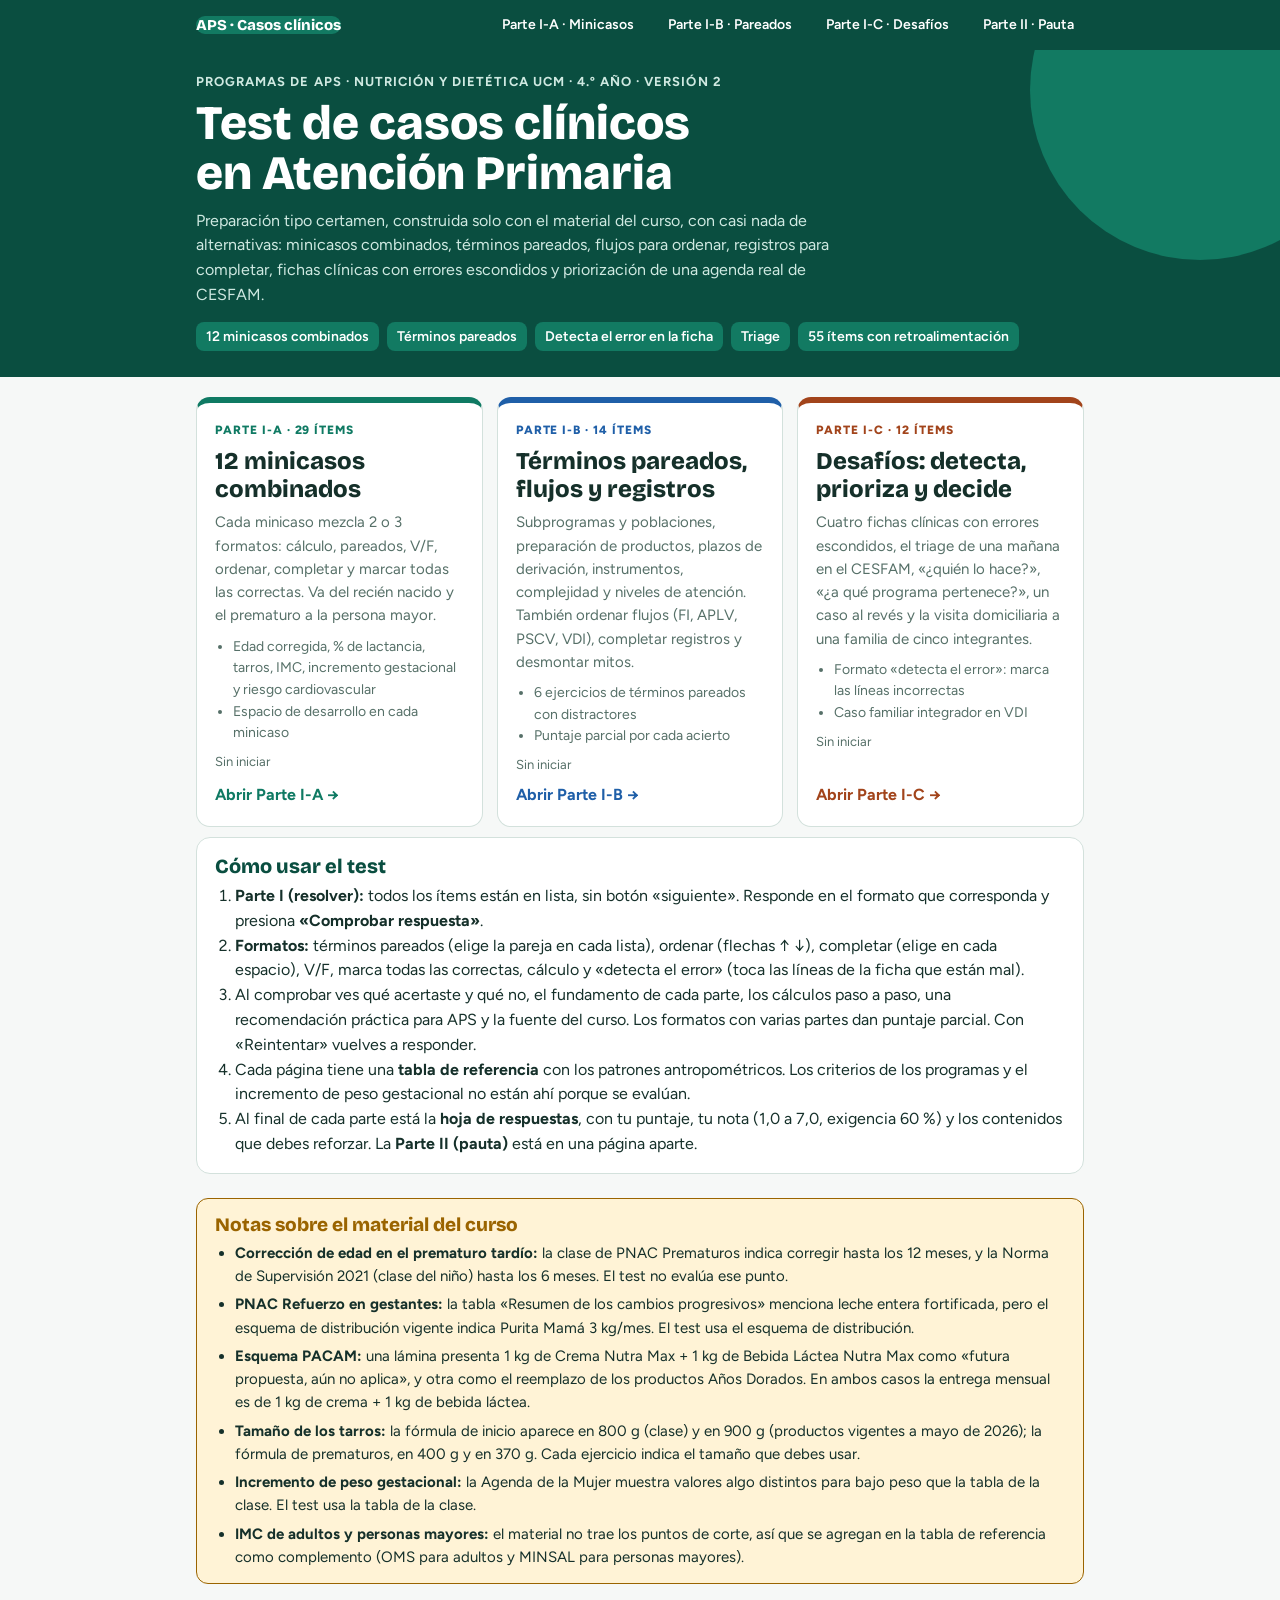
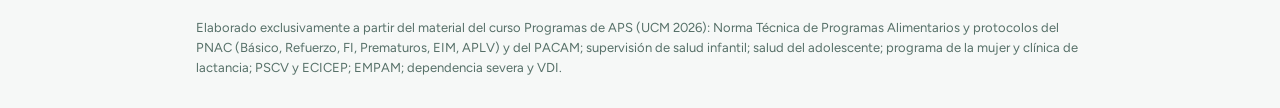
<file: index.html>
<!doctype html>
<html lang="es">
<head>
<meta charset="utf-8">
<meta name="viewport" content="width=device-width, initial-scale=1, viewport-fit=cover">
<title>Test APS · Casos clínicos</title>
<link rel="stylesheet" href="https://fonts.googleapis.com/css2?family=Bricolage+Grotesque:opsz,wght@12..96,600;12..96,800&family=Figtree:wght@400;500;600;700&display=swap">
<link rel="stylesheet" href="assets/quiz.css?v=2">
</head>
<body class="m1">
<nav class="topnav" aria-label="Módulos"><div class="wrap">
<a class="brand" href="index.html" aria-current="page">APS · Casos clínicos</a>
<a href="test1.html">Parte I-A · Minicasos</a>
<a href="test2.html">Parte I-B · Pareados</a>
<a href="test3.html">Parte I-C · Desafíos</a>
<a href="pauta.html">Parte II · Pauta</a>
</div></nav>
<header class="hero"><div class="wrap">
<div class="kicker">Programas de APS · Nutrición y Dietética UCM · 4.º año · Versión 2</div>
<h1>Test de casos clínicos en Atención Primaria</h1>
<p>Preparación tipo certamen, construida solo con el material del curso, con casi nada de alternativas: minicasos combinados, términos pareados, flujos para ordenar, registros para completar, fichas clínicas con errores escondidos y priorización de una agenda real de CESFAM.</p>
<div class="chips"><span>12 minicasos combinados</span><span>Términos pareados</span><span>Detecta el error en la ficha</span><span>Triage</span><span>55 ítems con retroalimentación</span></div>
</div></header>
<div class="wrap">
<section class="cards" aria-label="Partes del test">
<a class="card" href="test1.html" style="--c:#0f7a63">
<span class="mk">Parte I-A · 29 ítems</span>
<h2>12 minicasos combinados</h2>
<p>Cada minicaso mezcla 2 o 3 formatos: cálculo, pareados, V/F, ordenar, completar y marcar todas las correctas. Va del recién nacido y el prematuro a la persona mayor.</p>
<ul><li>Edad corregida, % de lactancia, tarros, IMC, incremento gestacional y riesgo cardiovascular</li><li>Espacio de desarrollo en cada minicaso</li></ul>
<span class="prog" data-k="t1" data-n="29"></span>
<span class="go">Abrir Parte I-A →</span>
</a>
<a class="card" href="test2.html" style="--c:#1f5fa8">
<span class="mk">Parte I-B · 14 ítems</span>
<h2>Términos pareados, flujos y registros</h2>
<p>Subprogramas y poblaciones, preparación de productos, plazos de derivación, instrumentos, complejidad y niveles de atención. También ordenar flujos (FI, APLV, PSCV, VDI), completar registros y desmontar mitos.</p>
<ul><li>6 ejercicios de términos pareados con distractores</li><li>Puntaje parcial por cada acierto</li></ul>
<span class="prog" data-k="t2" data-n="14"></span>
<span class="go">Abrir Parte I-B →</span>
</a>
<a class="card" href="test3.html" style="--c:#a2441b">
<span class="mk">Parte I-C · 12 ítems</span>
<h2>Desafíos: detecta, prioriza y decide</h2>
<p>Cuatro fichas clínicas con errores escondidos, el triage de una mañana en el CESFAM, «¿quién lo hace?», «¿a qué programa pertenece?», un caso al revés y la visita domiciliaria a una familia de cinco integrantes.</p>
<ul><li>Formato «detecta el error»: marca las líneas incorrectas</li><li>Caso familiar integrador en VDI</li></ul>
<span class="prog" data-k="t3" data-n="12"></span>
<span class="go">Abrir Parte I-C →</span>
</a>
</section>
<section class="howto">
<h2>Cómo usar el test</h2>
<ol>
<li><b>Parte I (resolver):</b> todos los ítems están en lista, sin botón «siguiente». Responde en el formato que corresponda y presiona <b>«Comprobar respuesta»</b>.</li>
<li><b>Formatos:</b> términos pareados (elige la pareja en cada lista), ordenar (flechas ↑ ↓), completar (elige en cada espacio), V/F, marca todas las correctas, cálculo y «detecta el error» (toca las líneas de la ficha que están mal).</li>
<li>Al comprobar ves qué acertaste y qué no, el fundamento de cada parte, los cálculos paso a paso, una recomendación práctica para APS y la fuente del curso. Los formatos con varias partes dan puntaje parcial. Con «Reintentar» vuelves a responder.</li>
<li>Cada página tiene una <b>tabla de referencia</b> con los patrones antropométricos. Los criterios de los programas y el incremento de peso gestacional no están ahí porque se evalúan.</li>
<li>Al final de cada parte está la <b>hoja de respuestas</b>, con tu puntaje, tu nota (1,0 a 7,0, exigencia 60 %) y los contenidos que debes reforzar. La <b>Parte II (pauta)</b> está en una página aparte.</li>
</ol>
</section><section class="warnbox">
<h2>Notas sobre el material del curso</h2>
<ul>
<li><b>Corrección de edad en el prematuro tardío:</b> la clase de PNAC Prematuros indica corregir hasta los 12 meses, y la Norma de Supervisión 2021 (clase del niño) hasta los 6 meses. El test no evalúa ese punto.</li>
<li><b>PNAC Refuerzo en gestantes:</b> la tabla «Resumen de los cambios progresivos» menciona leche entera fortificada, pero el esquema de distribución vigente indica Purita Mamá 3 kg/mes. El test usa el esquema de distribución.</li>
<li><b>Esquema PACAM:</b> una lámina presenta 1 kg de Crema Nutra Max + 1 kg de Bebida Láctea Nutra Max como «futura propuesta, aún no aplica», y otra como el reemplazo de los productos Años Dorados. En ambos casos la entrega mensual es de 1 kg de crema + 1 kg de bebida láctea.</li>
<li><b>Tamaño de los tarros:</b> la fórmula de inicio aparece en 800 g (clase) y en 900 g (productos vigentes a mayo de 2026); la fórmula de prematuros, en 400 g y en 370 g. Cada ejercicio indica el tamaño que debes usar.</li>
<li><b>Incremento de peso gestacional:</b> la Agenda de la Mujer muestra valores algo distintos para bajo peso que la tabla de la clase. El test usa la tabla de la clase.</li>
<li><b>IMC de adultos y personas mayores:</b> el material no trae los puntos de corte, así que se agregan en la tabla de referencia como complemento (OMS para adultos y MINSAL para personas mayores).</li>
</ul>
</section>
<footer>Elaborado exclusivamente a partir del material del curso Programas de APS (UCM 2026): Norma Técnica de Programas Alimentarios y protocolos del PNAC (Básico, Refuerzo, FI, Prematuros, EIM, APLV) y del PACAM; supervisión de salud infantil; salud del adolescente; programa de la mujer y clínica de lactancia; PSCV y ECICEP; EMPAM; dependencia severa y VDI.</footer>
</div>
<script>
document.querySelectorAll(".prog").forEach(function (s) {
  var k = s.getAttribute("data-k"), tot = Number(s.getAttribute("data-n")), n = 0;
  try { var st = JSON.parse(localStorage.getItem("aps-casos-v2-" + k) || "{}"); n = Object.keys(st.chk || {}).length; } catch (e) {}
  s.textContent = n >= tot ? "Parte completa: revisa tu hoja de respuestas" : n ? "En curso: " + n + " de " + tot + " ítems comprobados" : "Sin iniciar";
});
</script>
</body>
</html>
</file>
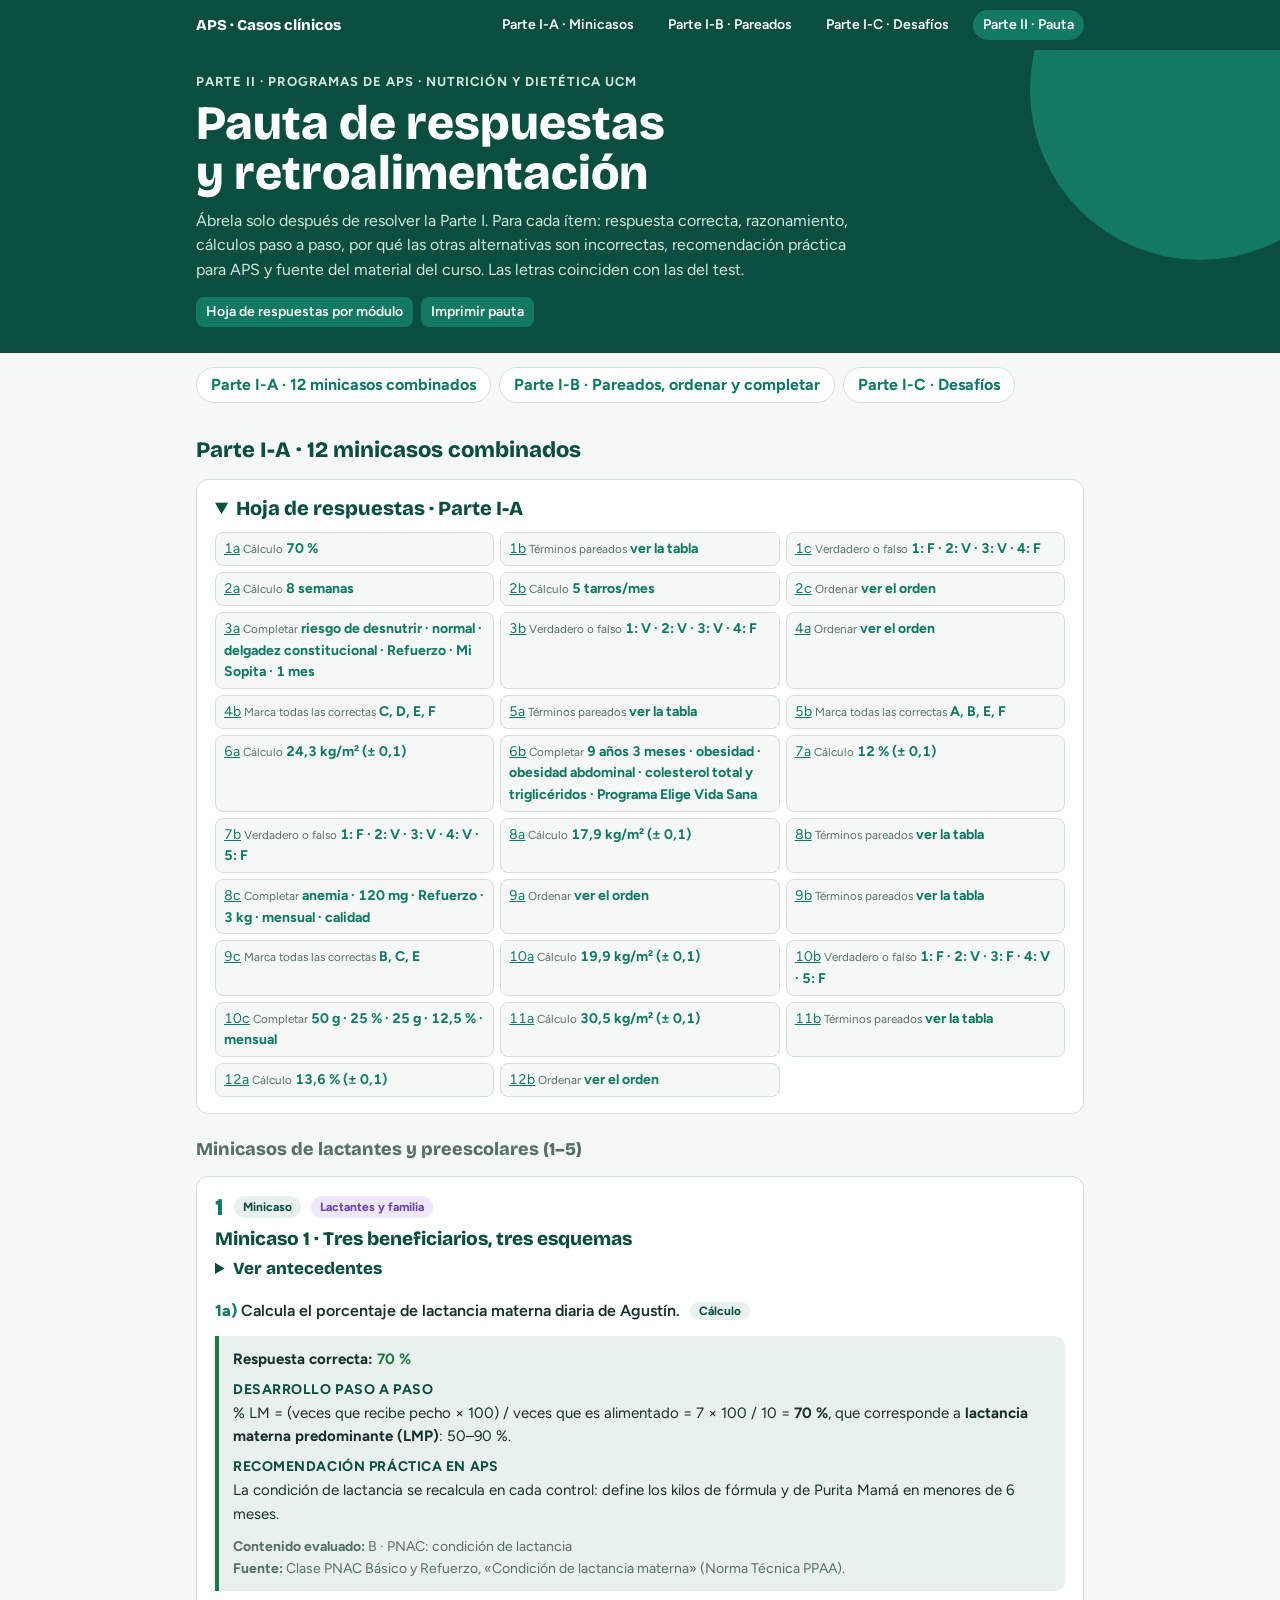
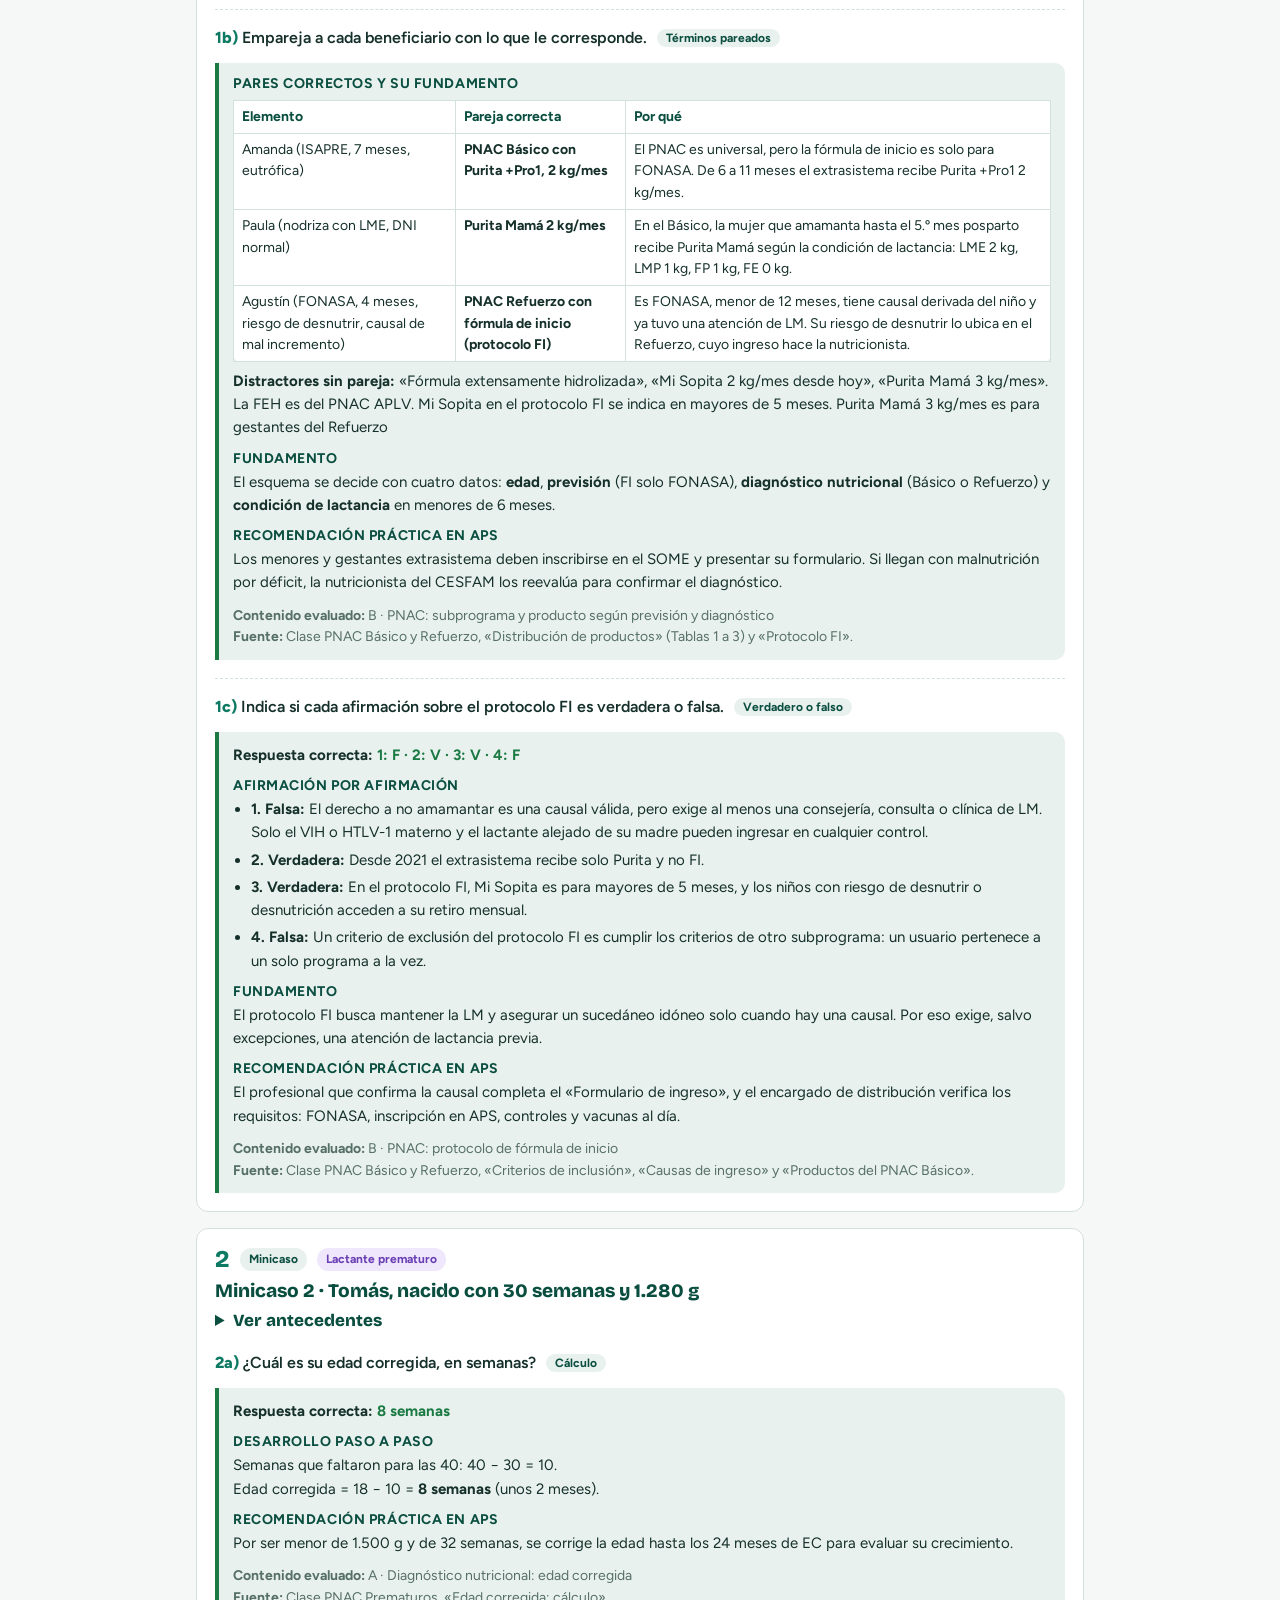
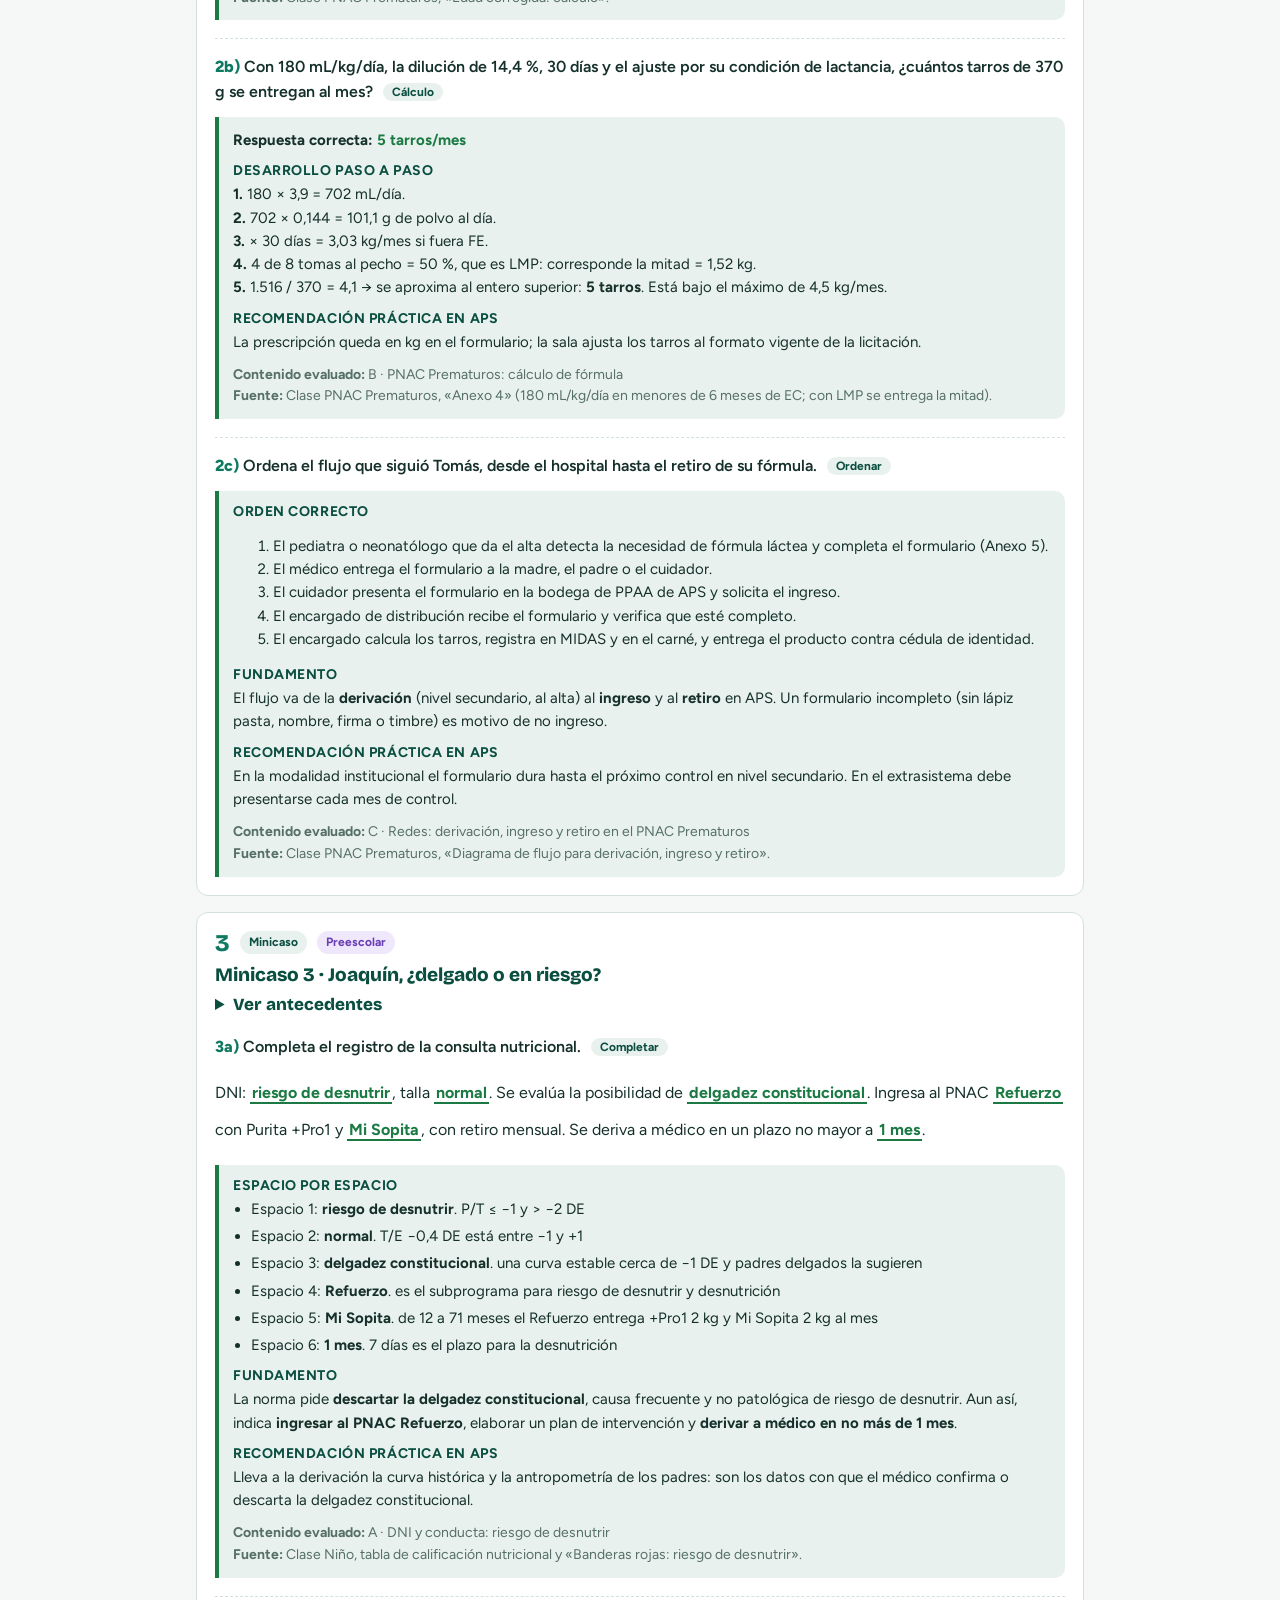
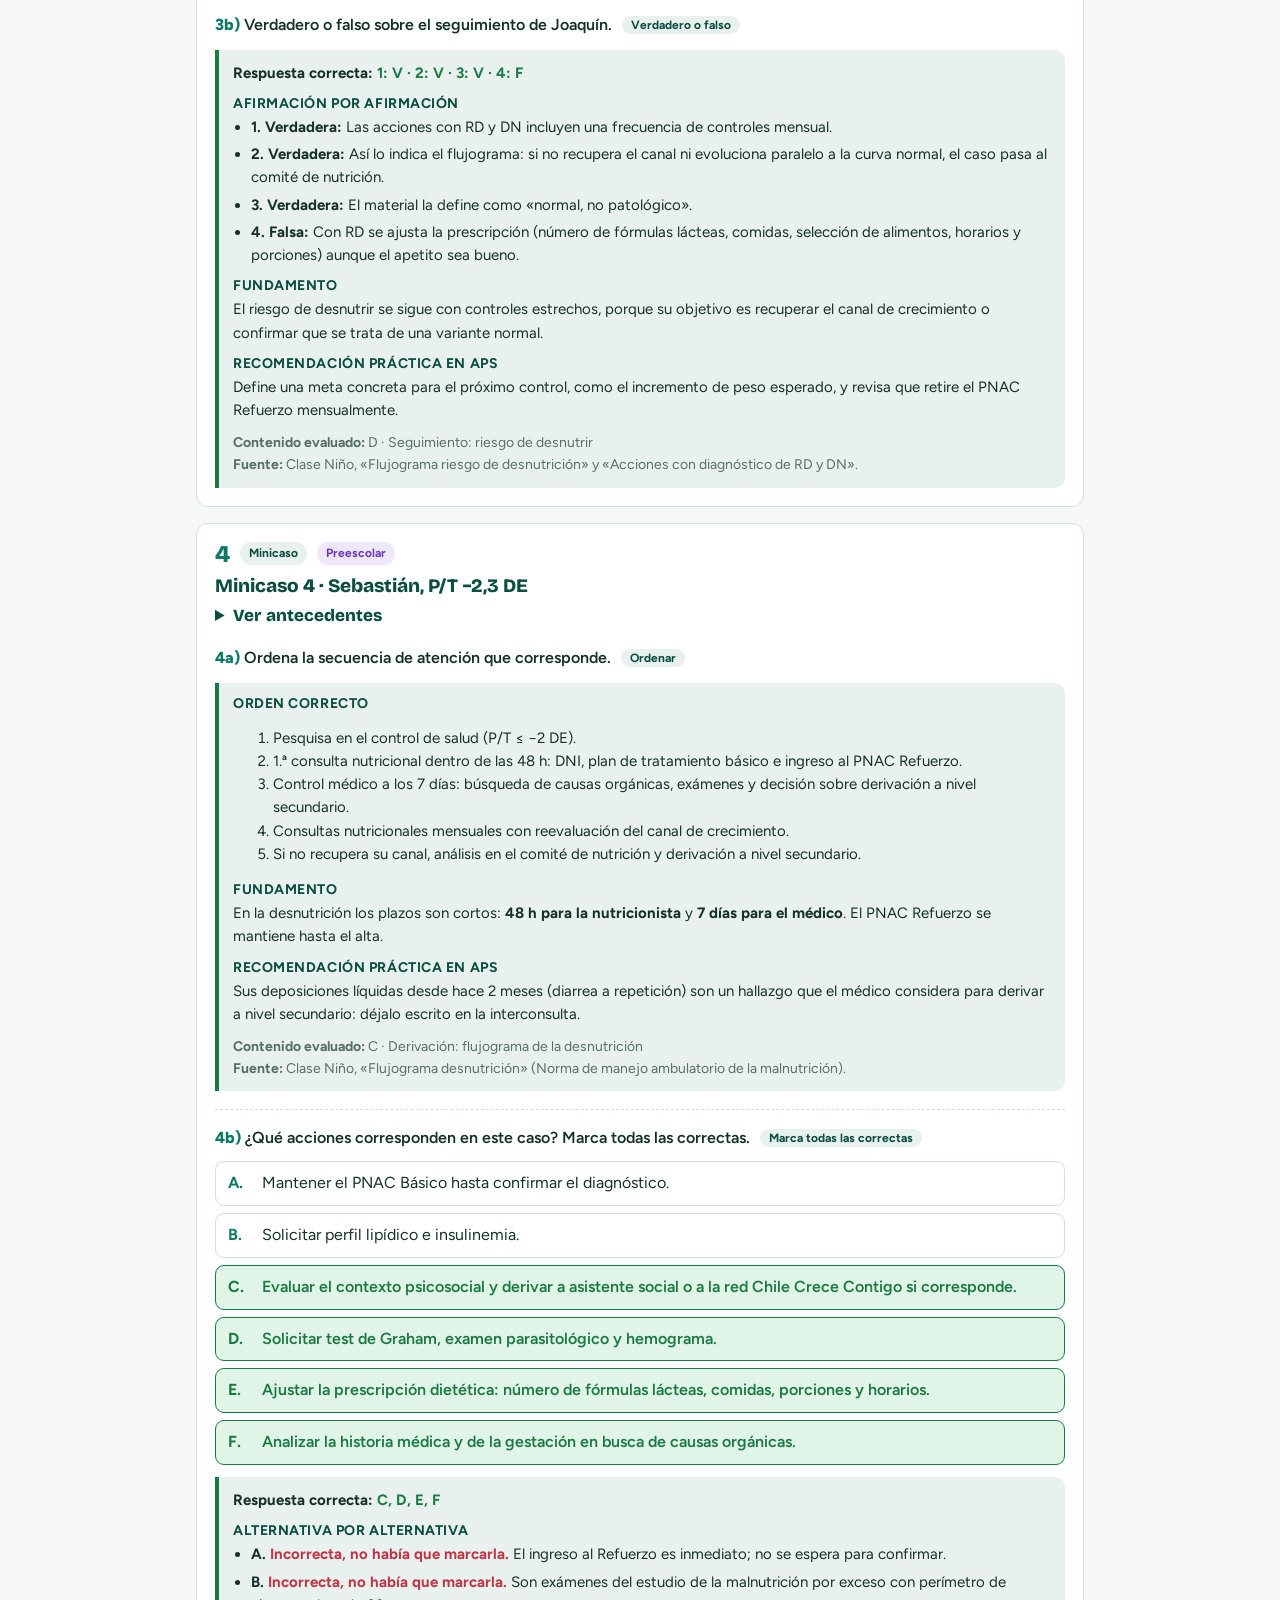
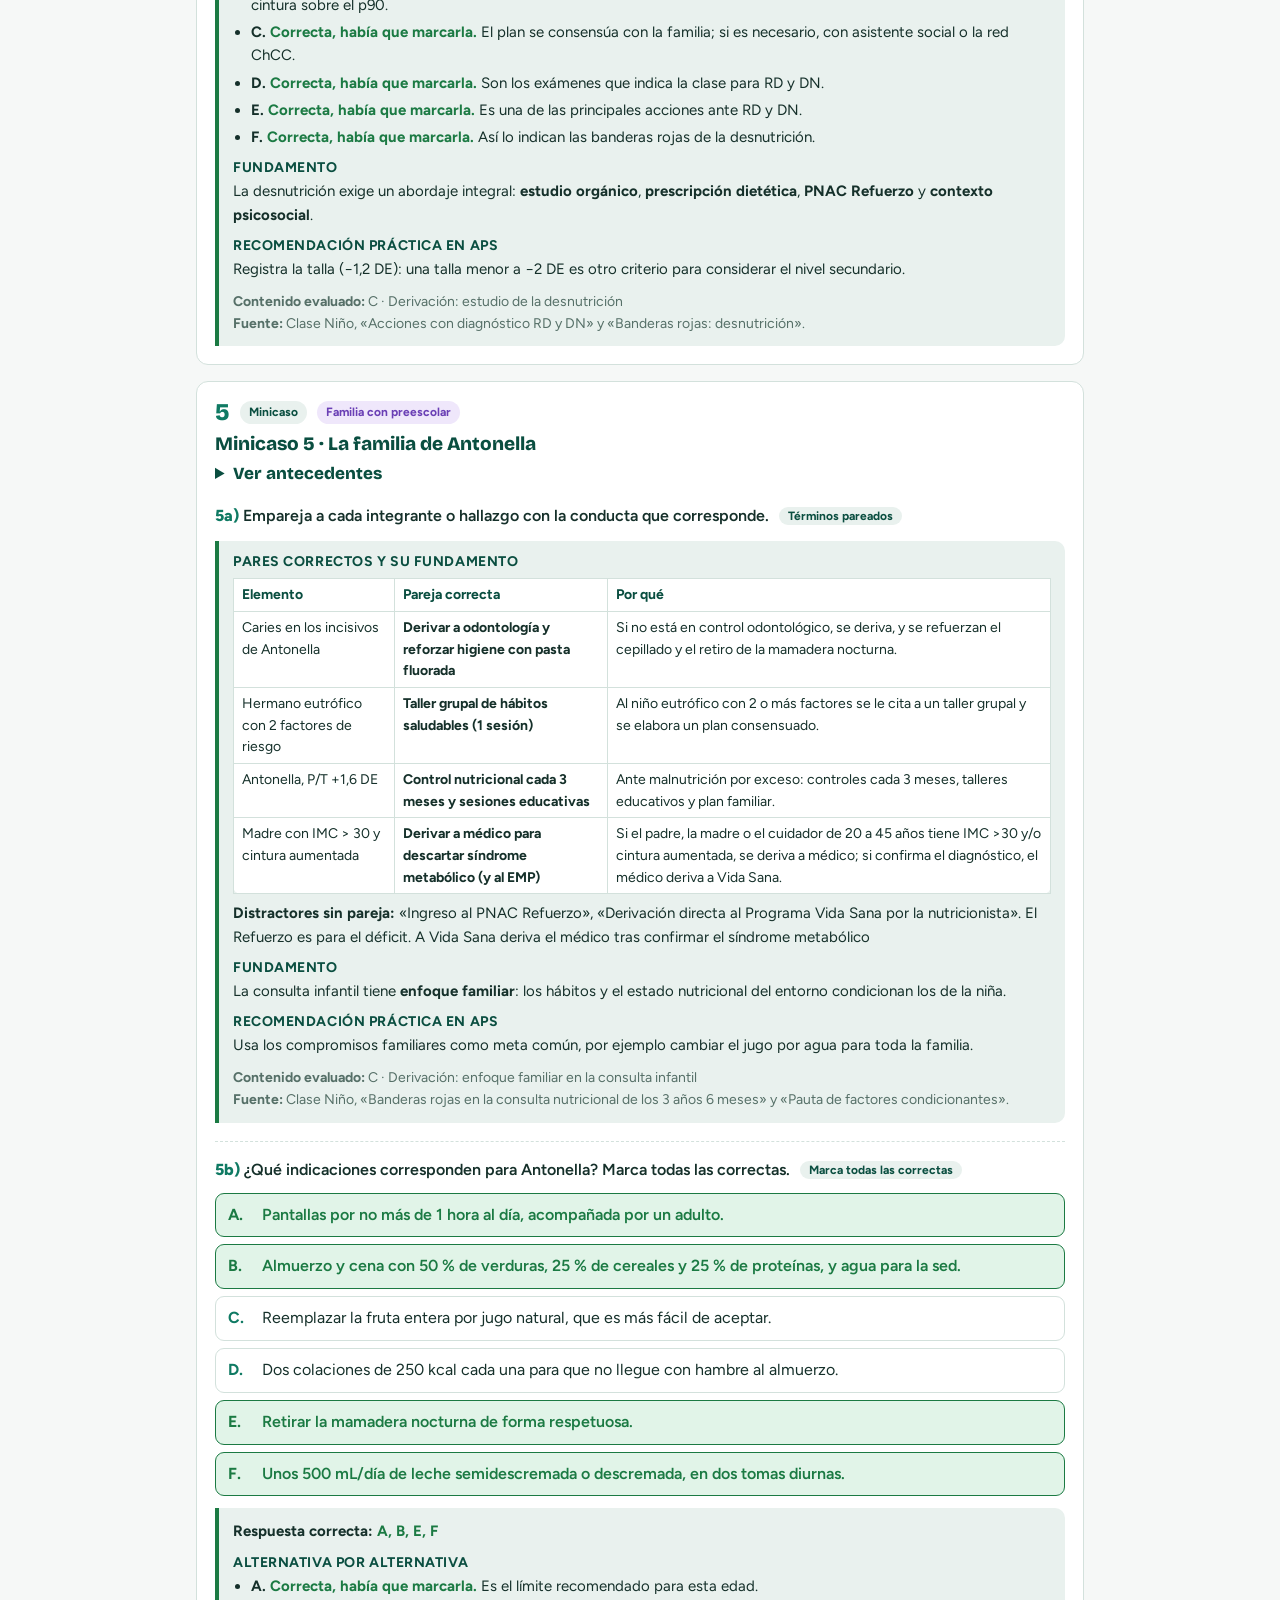
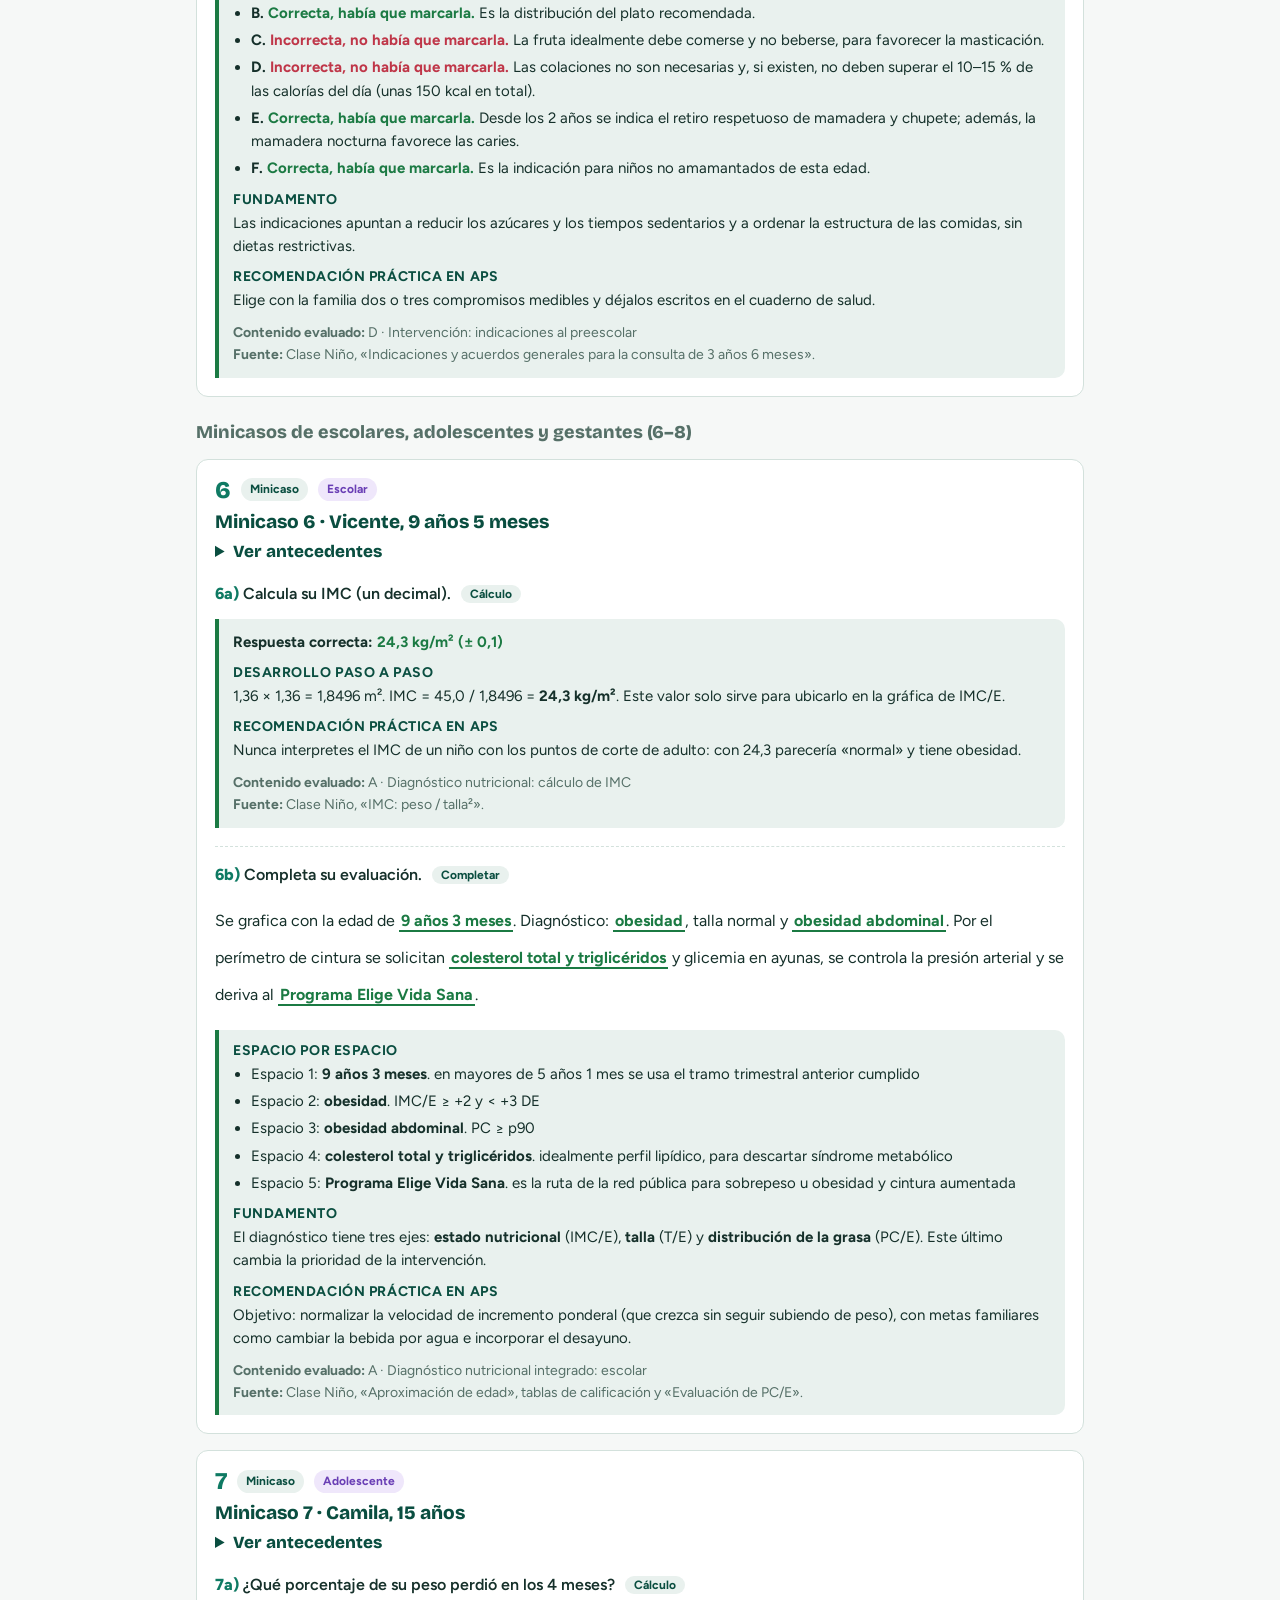
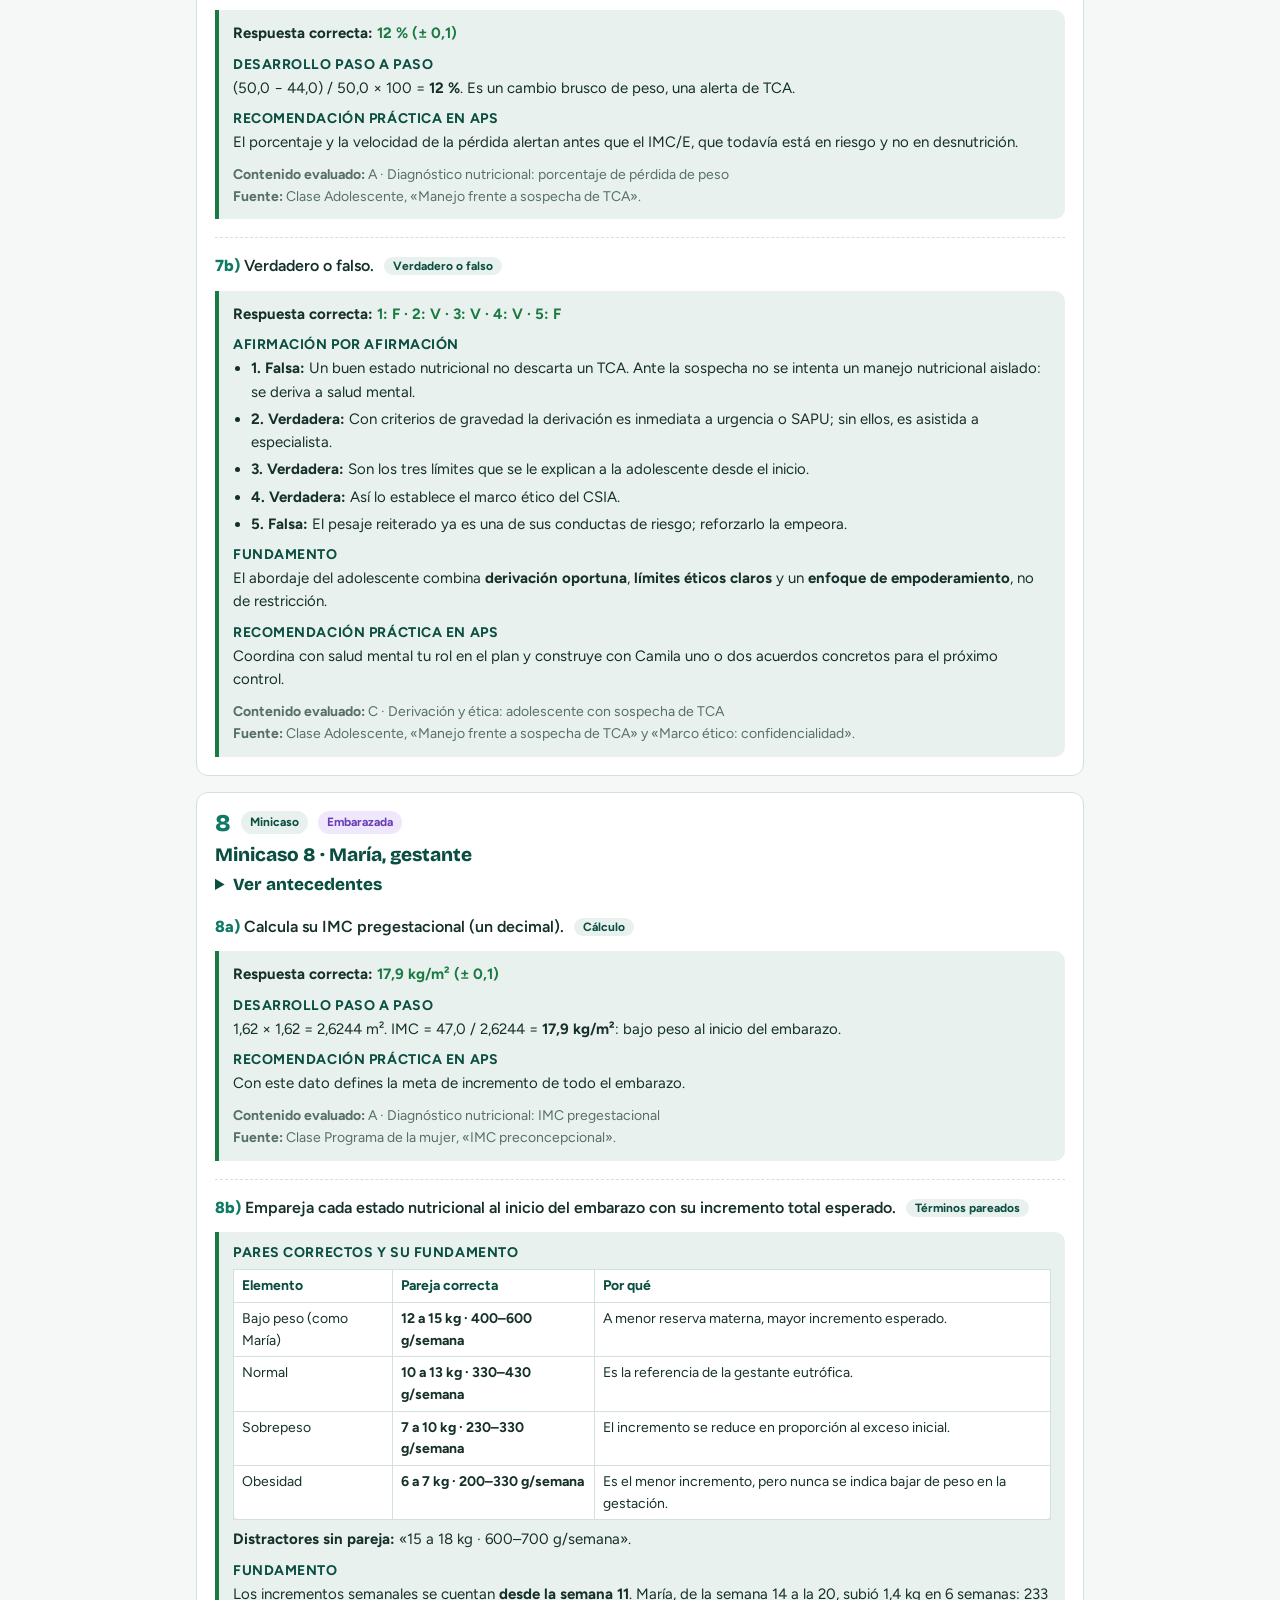
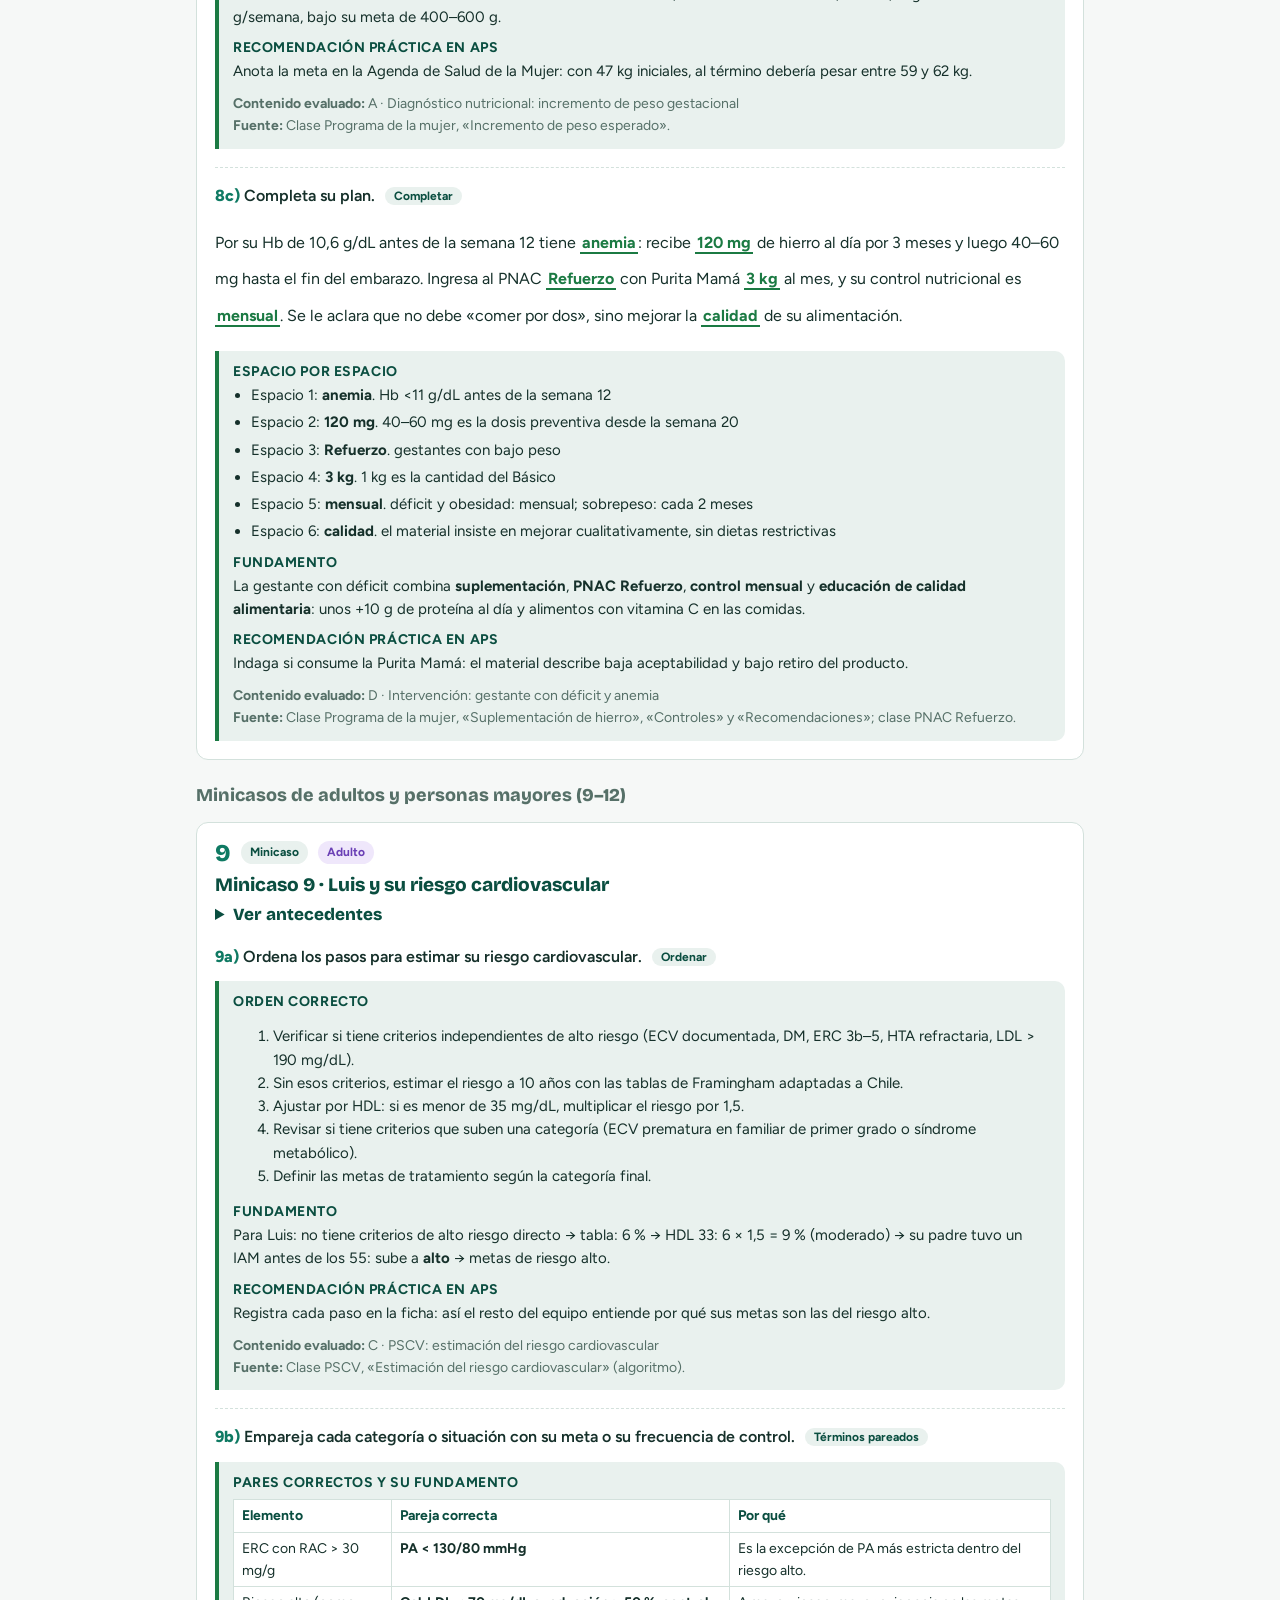
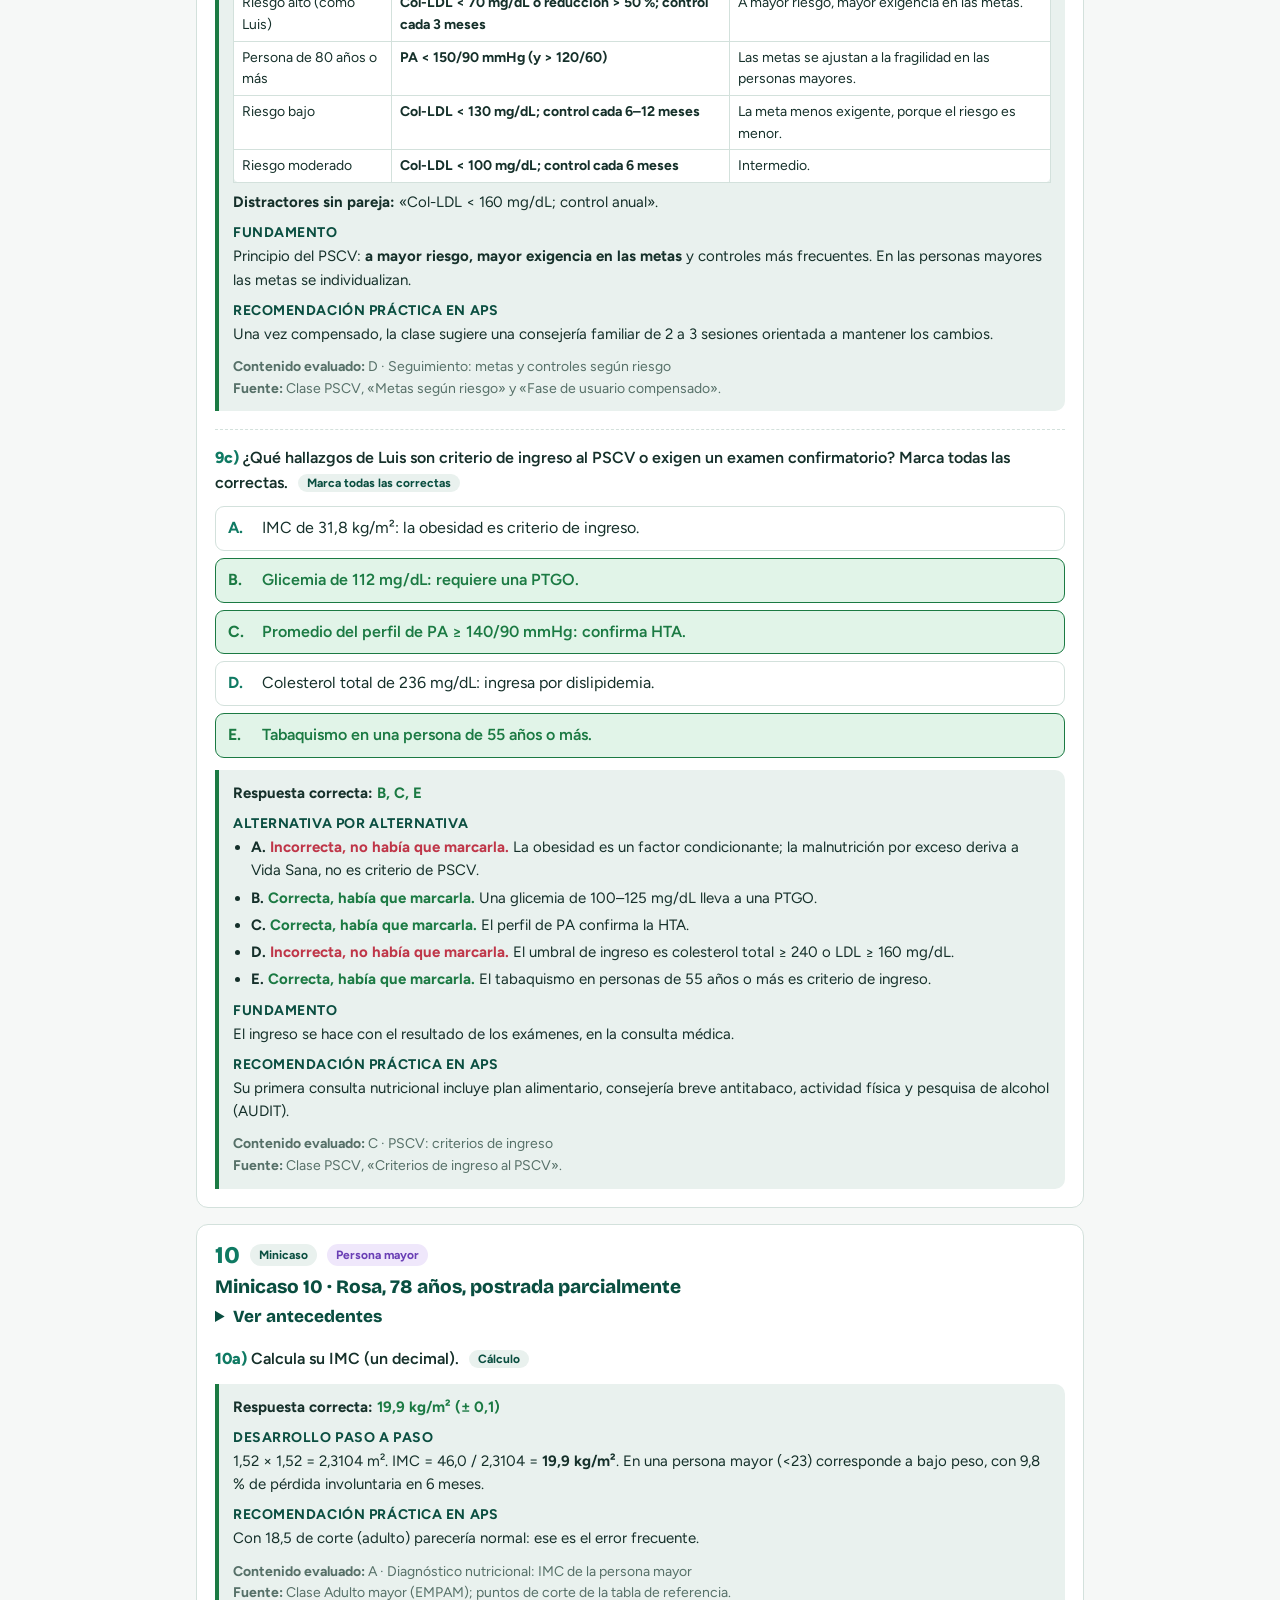
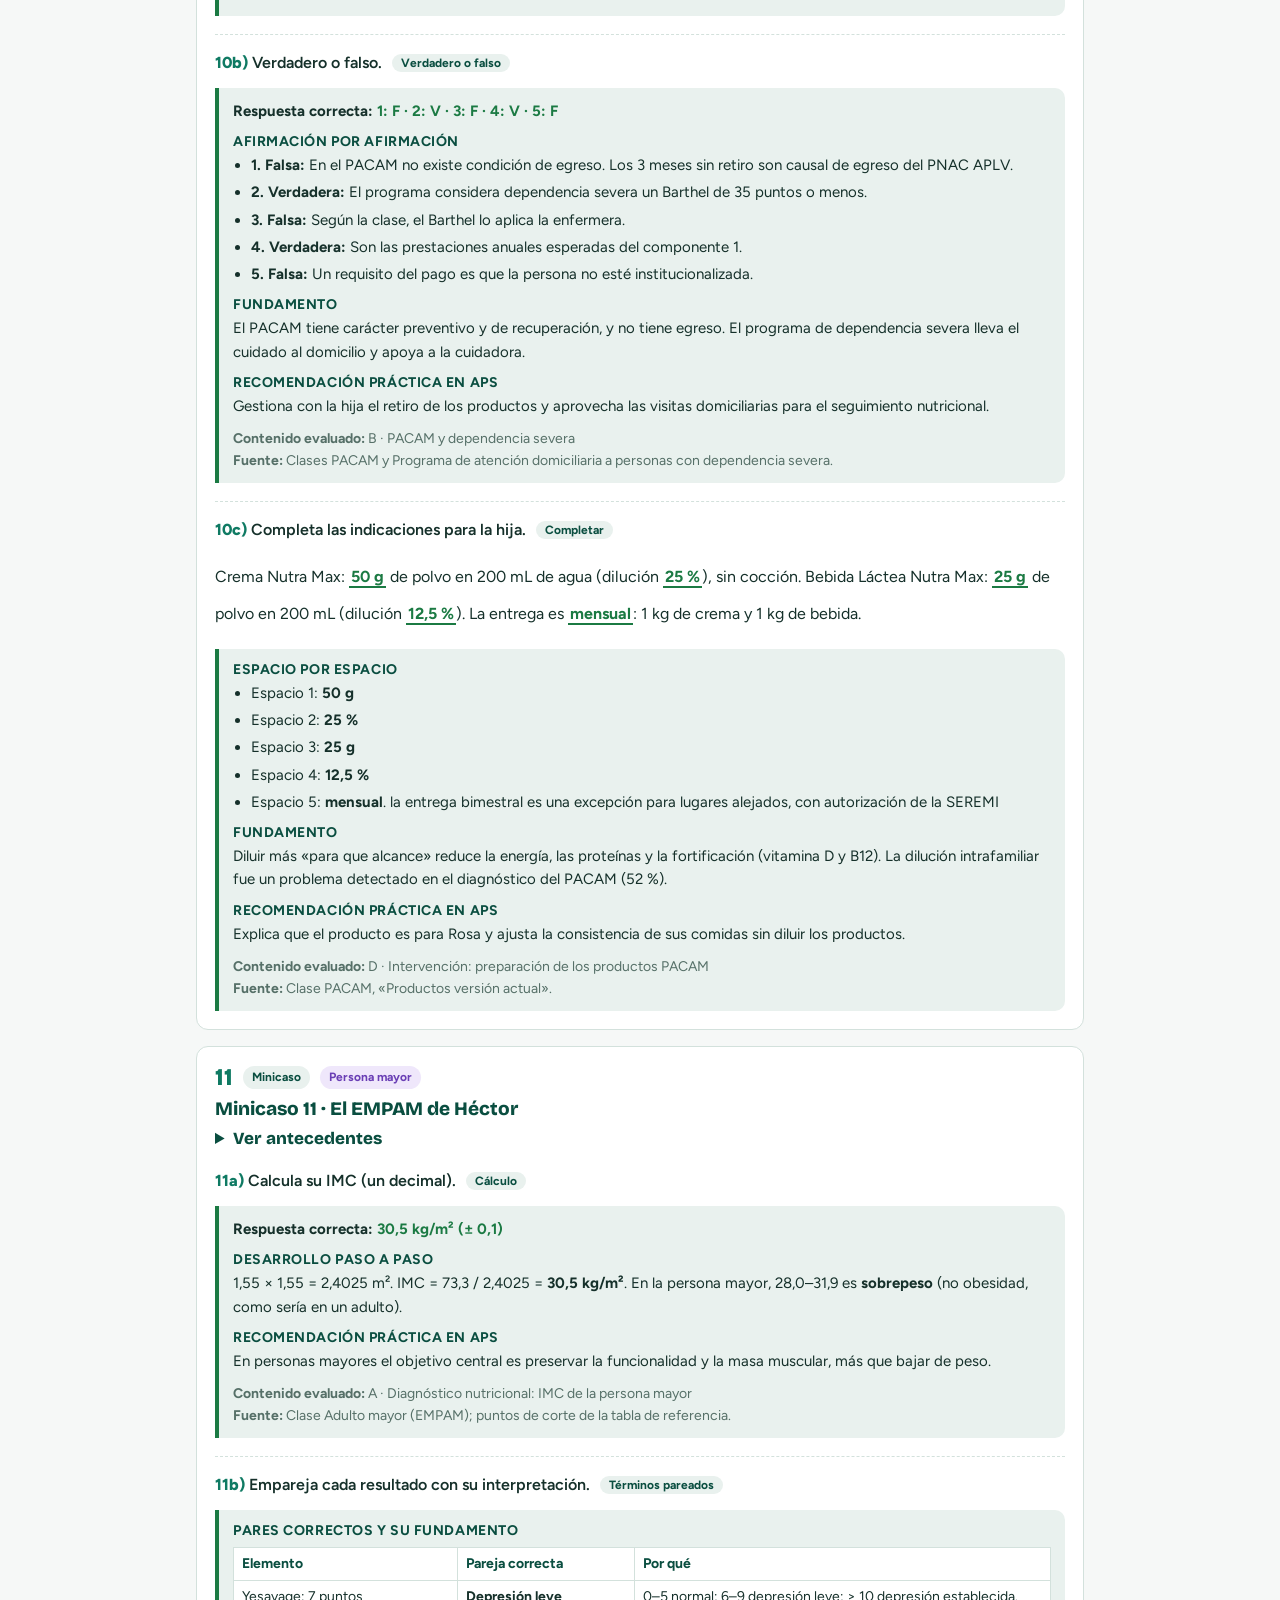
<file: pauta.html>
<!doctype html>
<html lang="es">
<head>
<meta charset="utf-8">
<meta name="viewport" content="width=device-width, initial-scale=1, viewport-fit=cover">
<title>Pauta de respuestas APS</title>
<link rel="stylesheet" href="https://fonts.googleapis.com/css2?family=Bricolage+Grotesque:opsz,wght@12..96,600;12..96,800&family=Figtree:wght@400;500;600;700&display=swap">
<link rel="stylesheet" href="assets/quiz.css?v=2">
</head>
<body class="m1" data-mode="pauta">
<nav class="topnav" aria-label="Módulos"><div class="wrap">
<a class="brand" href="index.html">APS · Casos clínicos</a>
<a href="test1.html">Parte I-A · Minicasos</a>
<a href="test2.html">Parte I-B · Pareados</a>
<a href="test3.html">Parte I-C · Desafíos</a>
<a href="pauta.html" aria-current="page">Parte II · Pauta</a>
</div></nav>
<header class="hero"><div class="wrap">
<div class="kicker">Parte II · Programas de APS · Nutrición y Dietética UCM</div>
<h1>Pauta de respuestas y retroalimentación</h1>
<p>Ábrela solo después de resolver la Parte I. Para cada ítem: respuesta correcta, razonamiento, cálculos paso a paso, por qué las otras alternativas son incorrectas, recomendación práctica para APS y fuente del material del curso. Las letras coinciden con las del test.</p>
<div class="chips"><span>Hoja de respuestas por módulo</span><span><button type="button" id="printBtn" style="background:none;border:0;padding:0;color:inherit;font-weight:600">Imprimir pauta</button></span></div>
</div></header>
<div class="wrap">
<main id="main"></main>
<footer>Elaborado exclusivamente a partir del material del curso Programas de APS (UCM 2026).</footer>
</div>
<script src="data/t1.js?v=2"></script>
<script src="data/t2.js?v=2"></script>
<script src="data/t3.js?v=2"></script>
<script src="assets/quiz.js?v=2"></script>
</body>
</html>
</file>
<file: assets/quiz.css>
﻿/* Tests de casos clínicos en APS · estilos compartidos */
:root{
  --bg:#f6f8f7;--surface:#ffffff;--soft:#e9f1ee;--line:#d3e1dc;--fg:#15302a;--muted:#567068;
  --accent:#0f7a63;--strong:#0a4e40;--accent2:#3aa58a;--on:#ffffff;--band:#0a4e40;--band2:#127a62;--bandfg:#ffffff;--bandmuted:#cfe9e1;
  --ok:#1b7a43;--okbg:#e1f4e8;--bad:#bf3648;--badbg:#fce5e8;--sol:#6a3fb5;--solbg:#efe7fb;--warn:#9a6400;--warnbg:#fff3d6;
  --display:"Bricolage Grotesque","Trebuchet MS",sans-serif;--body:"Figtree","Segoe UI",system-ui,sans-serif;
}
@media (prefers-color-scheme:dark){:root:not([data-theme="light"]){
  --bg:#0d1714;--surface:#14221e;--soft:#1b2e28;--line:#2c443c;--fg:#e6f2ee;--muted:#a3bdb4;
  --accent:#5fd0b1;--strong:#a9ead7;--accent2:#3aa58a;--on:#062019;--band:#0f2e26;--band2:#16493c;--bandfg:#ffffff;--bandmuted:#bfe3d8;
  --ok:#76d9a0;--okbg:#143826;--bad:#f48e9a;--badbg:#47202b;--sol:#c8a8f5;--solbg:#2f2346;--warn:#f2c46b;--warnbg:#3a2e12;color-scheme:dark}}
:root[data-theme="dark"]{
  --bg:#0d1714;--surface:#14221e;--soft:#1b2e28;--line:#2c443c;--fg:#e6f2ee;--muted:#a3bdb4;
  --accent:#5fd0b1;--strong:#a9ead7;--accent2:#3aa58a;--on:#062019;--band:#0f2e26;--band2:#16493c;--bandfg:#ffffff;--bandmuted:#bfe3d8;
  --ok:#76d9a0;--okbg:#143826;--bad:#f48e9a;--badbg:#47202b;--sol:#c8a8f5;--solbg:#2f2346;--warn:#f2c46b;--warnbg:#3a2e12;color-scheme:dark}
/* Acentos por módulo */
body.m2{--accent:#1f5fa8;--strong:#123d6e;--accent2:#4f8bd1;--band:#123d6e;--band2:#1f5fa8;--soft:#e8eff8;--line:#d2dff0;--bg:#f6f8fb}
body.m3{--accent:#a2441b;--strong:#6e2c10;--accent2:#d0703f;--band:#6e2c10;--band2:#a2441b;--soft:#f8ece5;--line:#efd9cc;--bg:#fbf7f5}
@media (prefers-color-scheme:dark){:root:not([data-theme="light"]) body.m2{--accent:#8fb8ef;--strong:#c4daf7;--band:#11243d;--band2:#1c3a63;--soft:#18263a;--line:#2b3e58;--bg:#0c131d}
:root:not([data-theme="light"]) body.m3{--accent:#f0a47c;--strong:#f7cdb6;--band:#3a1a0b;--band2:#5e2a12;--soft:#2e1d15;--line:#4a3024;--bg:#170f0b}}
:root[data-theme="dark"] body.m2{--accent:#8fb8ef;--strong:#c4daf7;--band:#11243d;--band2:#1c3a63;--soft:#18263a;--line:#2b3e58;--bg:#0c131d}
:root[data-theme="dark"] body.m3{--accent:#f0a47c;--strong:#f7cdb6;--band:#3a1a0b;--band2:#5e2a12;--soft:#2e1d15;--line:#4a3024;--bg:#170f0b}

*{box-sizing:border-box}
html,body{margin:0}
body{background:var(--bg);color:var(--fg);font:400 16px/1.55 var(--body)}
.wrap{max-width:920px;margin:0 auto;padding-left:max(16px,env(safe-area-inset-left,0px));padding-right:max(16px,env(safe-area-inset-right,0px))}
button{font:inherit;color:inherit;cursor:pointer}
a{color:var(--accent)}
button:focus-visible,a:focus-visible,summary:focus-visible{outline:3px solid var(--accent2);outline-offset:2px}
.topnav{background:var(--band);color:var(--bandfg)}
.topnav .wrap{display:flex;flex-wrap:wrap;gap:6px 14px;align-items:center;padding-block:10px}
.topnav a{color:var(--bandfg);text-decoration:none;font-weight:600;font-size:14px;padding:4px 10px;border-radius:999px}
.topnav a[aria-current="page"]{background:var(--band2)}
.topnav a:hover{background:var(--band2)}
.topnav .brand{font:800 15px var(--display);margin-right:auto;padding:0}
.hero{background:var(--band);color:var(--bandfg);position:relative;overflow:hidden}
.hero::after{content:"";position:absolute;right:-90px;top:-130px;width:340px;height:340px;border-radius:50%;background:var(--band2)}
.hero .wrap{position:relative;z-index:1;padding-block:22px 26px}
.kicker{font-size:13px;font-weight:700;letter-spacing:.08em;text-transform:uppercase;color:var(--bandmuted)}
h1{font:800 clamp(30px,5.6vw,48px)/1.05 var(--display);margin:6px 0 10px;text-wrap:balance}
.hero p{margin:0;max-width:66ch;color:var(--bandmuted)}
.chips{display:flex;flex-wrap:wrap;gap:6px 8px;margin-top:14px}
.chips span{background:var(--band2);border-radius:8px;padding:4px 10px;font-size:14px;font-weight:600}
.bar{position:sticky;top:0;z-index:9;background:var(--bg);border-bottom:1px solid var(--line)}
.bar .wrap{padding-block:10px;display:grid;gap:8px}
.stats{display:flex;flex-wrap:wrap;gap:4px 20px;align-items:baseline;font-variant-numeric:tabular-nums}
.stats b{font:800 20px var(--display);color:var(--strong)}
.stats span{font-size:14px;color:var(--muted)}
.track{height:8px;border-radius:4px;background:var(--soft);overflow:hidden}
.track i{display:block;height:100%;width:0;background:var(--accent);transition:width .25s}
.tools{display:flex;flex-wrap:wrap;gap:6px;align-items:center}
.f{border:1px solid var(--line);background:var(--surface);border-radius:999px;padding:4px 12px;font-size:14px;font-weight:600;color:var(--muted)}
.f[aria-pressed="true"]{background:var(--accent);border-color:var(--accent);color:var(--on)}
.f.reset{margin-left:auto}
.map{padding-block:14px 4px}
.map summary{cursor:pointer;font-weight:600;color:var(--accent)}
.grid{display:grid;grid-template-columns:repeat(auto-fill,minmax(42px,1fr));gap:6px;margin-top:10px}
.n{height:36px;border:1px solid var(--line);border-radius:8px;background:var(--surface);font-weight:600;font-size:13px;font-variant-numeric:tabular-nums;padding:0}
.n.ok{background:var(--ok);border-color:var(--ok);color:var(--surface)}
.n.bad{background:var(--badbg);border-color:var(--bad);color:var(--bad)}
.n.sol{background:var(--solbg);border-color:var(--sol);color:var(--sol)}
.n.part{background:var(--warnbg);border-color:var(--warn);color:var(--warn)}
.legend{display:flex;flex-wrap:wrap;gap:4px 14px;font-size:13px;color:var(--muted);margin-top:8px}
.legend i{display:inline-block;width:11px;height:11px;border-radius:3px;margin-right:5px;vertical-align:-1px}
main{display:grid;gap:16px;padding-block:14px 30px}
.sec{font:800 22px var(--display);color:var(--strong);margin:12px 0 0;padding-top:6px}
.q{background:var(--surface);border:1px solid var(--line);border-radius:12px;padding:18px;scroll-margin-top:150px;min-width:0}
.q.ok{border-color:var(--ok)}.q.bad{border-color:var(--bad)}.q.sol{border-color:var(--sol)}
.qh{display:flex;flex-wrap:wrap;align-items:center;gap:6px 10px;margin-bottom:8px}
.num{font:800 24px/1 var(--display);color:var(--accent)}
.tag{font-size:12px;font-weight:700;padding:2px 9px;border-radius:999px;background:var(--soft);color:var(--strong)}
.tag.lv1{background:var(--okbg);color:var(--ok)}.tag.lv2{background:var(--warnbg);color:var(--warn)}.tag.lv3{background:var(--badbg);color:var(--bad)}
.state{margin-left:auto;font-size:13px;font-weight:700}
.state.ok{color:var(--ok)}.state.bad{color:var(--bad)}.state.sol{color:var(--sol)}
.stem{margin:0 0 12px;font-weight:500}
.casebox{background:var(--soft);border-radius:10px;padding:14px 16px;margin-bottom:14px;font-size:15px}
.casebox p{margin:0 0 8px}.casebox p:last-child{margin-bottom:0}
.casebox ul{margin:4px 0 8px;padding-left:20px}
.tbl{overflow-x:auto;margin:8px 0}
.tbl table{border-collapse:collapse;width:100%;min-width:420px;font-size:14px;background:var(--surface);border-radius:8px}
.tbl th,.tbl td{border:1px solid var(--line);padding:5px 8px;text-align:left;vertical-align:top}
.tbl th{background:var(--surface);color:var(--strong)}
.part+.part{margin-top:18px;padding-top:16px;border-top:1px dashed var(--line)}
.pq{margin:0 0 10px;font-weight:600}
.lab{color:var(--accent);font-weight:800;margin-right:4px}
.opts{display:grid;gap:7px}
.opt{display:grid;grid-template-columns:28px minmax(0,1fr);gap:6px;align-items:start;width:100%;text-align:left;background:var(--surface);border:1.5px solid var(--line);border-radius:9px;padding:9px 12px}
.opt b{color:var(--accent)}
.opt:hover:not([disabled]){border-color:var(--accent2);background:var(--soft)}
.opt.ok{background:var(--okbg);border-color:var(--ok);color:var(--ok);font-weight:600}
.opt.ok b{color:var(--ok)}
.opt.bad{background:var(--badbg);border-color:var(--bad);color:var(--bad)}
.opt.bad b{color:var(--bad)}
.opt.sol{background:var(--solbg);border-color:var(--sol);color:var(--sol);font-weight:600}
.opt[disabled]{cursor:default}
.acts{display:flex;flex-wrap:wrap;gap:7px;margin-top:10px}
.btn{border:1.5px solid var(--line);background:var(--surface);border-radius:8px;padding:5px 12px;font-size:14px;font-weight:600;color:var(--muted)}
.btn:hover{border-color:var(--accent2);color:var(--accent)}
.fb{margin-top:12px;border-left:4px solid var(--accent);background:var(--soft);border-radius:0 10px 10px 0;padding:12px 14px;font-size:15px}
.fb h4{margin:10px 0 4px;font:700 14px var(--body);color:var(--strong);text-transform:uppercase;letter-spacing:.04em}
.fb h4:first-child{margin-top:0}
.fb p{margin:0}
.fb ul{margin:0;padding-left:18px;display:grid;gap:4px}
.fb .key{font-weight:700}
.fb .key .ok{color:var(--ok)}.fb .key .bad{color:var(--bad)}
.fb .cont{margin-top:10px;font-size:14px;color:var(--muted)}
.pauta{background:var(--surface);border:1px solid var(--line);border-radius:12px;padding:16px 18px}
.pauta summary{cursor:pointer;font:800 20px var(--display);color:var(--strong)}
.pgrid{display:grid;grid-template-columns:repeat(auto-fill,minmax(92px,1fr));gap:6px;margin-top:12px;font-variant-numeric:tabular-nums}
.pgrid span{border:1px solid var(--line);border-radius:8px;padding:5px 8px;font-size:14px;background:var(--bg)}
.pgrid b{color:var(--accent)}
.empty{color:var(--muted);text-align:center;padding:30px 0}
footer{color:var(--muted);font-size:13px;padding-block:10px 30px}
/* Portada */
.cards{display:grid;grid-template-columns:repeat(auto-fit,minmax(250px,1fr));gap:14px;padding-block:20px 10px}
.card{display:flex;flex-direction:column;gap:8px;background:var(--surface);border:1px solid var(--line);border-radius:14px;padding:18px;text-decoration:none;color:var(--fg);border-top:6px solid var(--c)}
.card:hover{border-color:var(--c);box-shadow:0 6px 20px rgba(0,0,0,.08)}
.card .mk{font-size:12px;font-weight:800;letter-spacing:.08em;text-transform:uppercase;color:var(--c)}
.card h2{margin:0;font:800 24px/1.15 var(--display)}
.card p{margin:0;color:var(--muted);font-size:15px}
.card ul{margin:0;padding-left:18px;color:var(--muted);font-size:14px}
.card .go{margin-top:auto;font-weight:700;color:var(--c)}
.card .prog{font-size:13px;color:var(--muted)}
.howto{background:var(--surface);border:1px solid var(--line);border-radius:14px;padding:16px 18px;margin-bottom:24px}
.howto h2{margin:0 0 6px;font:800 20px var(--display);color:var(--strong)}
.howto ol{margin:0;padding-left:20px}
/* Modo certamen y formatos mixtos */
.opt.sel,.tfb.sel{border-color:var(--accent);background:var(--soft);box-shadow:inset 0 0 0 1.5px var(--accent)}
.n.done{background:var(--accent);border-color:var(--accent);color:var(--on)}
.n.cur{outline:3px solid var(--accent2);outline-offset:1px}
.q.pt{border-color:var(--warn)}
.state.warn,.warn{color:var(--warn)}
.ok{color:var(--ok)}.bad{color:var(--bad)}
.secnote{margin:4px 0 0;font:700 13px var(--body);letter-spacing:.06em;text-transform:uppercase;color:var(--muted)}
.navbar{display:flex;align-items:center;justify-content:space-between;gap:10px;flex-wrap:wrap}
.navbar .pos{color:var(--muted);font-weight:600;font-variant-numeric:tabular-nums}
.btn.big{padding:9px 16px;font-size:15px}
.btn.primary{background:var(--accent);border-color:var(--accent);color:var(--on)}
.btn.primary:hover{color:var(--on);filter:brightness(1.08)}
.btn[disabled]{opacity:.45;cursor:default}
.btn.mini{padding:2px 9px;font-size:15px;line-height:1.3}
.tfl{display:grid;gap:8px}
.tfr{display:grid;grid-template-columns:minmax(0,1fr) auto;gap:6px 12px;align-items:center;border:1px solid var(--line);border-radius:9px;padding:9px 12px}
.tfr>p{margin:0}
.tfr .just{grid-column:1/-1;font-size:14px;margin-top:2px}
.tfbs{display:flex;gap:6px}
.tfb{width:44px;height:36px;border:1.5px solid var(--line);border-radius:8px;background:var(--surface);font-weight:700}
.tfb.ok{background:var(--okbg);border-color:var(--ok);color:var(--ok)}
.tfb.bad{background:var(--badbg);border-color:var(--bad);color:var(--bad)}
.tfb.sol{background:var(--solbg);border-color:var(--sol);color:var(--sol)}
.mlist{display:grid;gap:8px}
.mrow{display:grid;grid-template-columns:minmax(0,1fr) minmax(0,1.1fr);gap:8px 12px;align-items:center;border:1px solid var(--line);border-radius:9px;padding:8px 12px}
.sel-in{width:100%;max-width:100%;padding:7px 8px;border:1.5px solid var(--line);border-radius:8px;background:var(--surface);color:var(--fg);font:500 14px var(--body)}
.sel-in.ok{border-color:var(--ok);background:var(--okbg);color:var(--ok)}
.sel-in.bad{border-color:var(--bad);background:var(--badbg);color:var(--bad)}
.corr{display:block;font-size:13px;color:var(--sol);font-weight:600;margin-top:4px}
.corr ol{margin:4px 0 0;padding-left:20px;font-weight:500;color:var(--fg)}
.olist{list-style:none;margin:0;padding:0;display:grid;gap:7px;counter-reset:o}
.orow{counter-increment:o;display:grid;grid-template-columns:30px minmax(0,1fr) auto;gap:8px;align-items:center;border:1.5px solid var(--line);border-radius:9px;padding:8px 10px;background:var(--surface)}
.orow::before{content:counter(o);font:800 18px var(--display);color:var(--accent);text-align:center}
.orow.ok{border-color:var(--ok);background:var(--okbg)}.orow.bad{border-color:var(--bad);background:var(--badbg)}
.ob{display:flex;gap:4px}
.numrow{display:flex;flex-wrap:wrap;align-items:center;gap:8px}
.numrow input{width:150px;padding:8px 10px;border:1.5px solid var(--line);border-radius:8px;background:var(--surface);color:var(--fg);font:600 16px var(--body)}
.numrow input.ok{border-color:var(--ok);background:var(--okbg);color:var(--ok)}
.numrow input.bad{border-color:var(--bad);background:var(--badbg);color:var(--bad)}
.numrow .unit{font-weight:600}.numrow .hint{font-size:13px;color:var(--muted)}
.cloze{line-height:2.4;margin:0}
.cloze .sel-in{display:inline-block;width:auto;min-width:120px;vertical-align:middle}
.casewrap{margin-bottom:12px}
.casewrap>summary{cursor:pointer;font:800 17px var(--display);color:var(--strong);margin-bottom:8px}
.fig{margin:0 0 10px;background:var(--surface);border:1px solid var(--line);border-radius:10px;padding:8px}
.fig svg{display:block;width:100%;height:auto;max-height:520px}
.glegend{display:flex;flex-wrap:wrap;gap:4px 14px;font-size:13px;color:var(--muted);padding:6px 6px 0}
.glegend i{display:inline-block;width:18px;height:9px;border-radius:5px;margin-right:6px;vertical-align:1px}
.glegend i.gh{background:none;border-top:3px dashed var(--muted);border-radius:0;height:0;vertical-align:3px}
.glegend i.an{width:12px;height:12px;border:3px solid var(--fg);border-radius:50%;background:none;vertical-align:-1px}
.fig figcaption{font-size:13px;color:var(--muted);padding:4px 6px 0}
.confirm{background:var(--surface);border:2px solid var(--accent);border-radius:12px;padding:16px 18px}
.confirm h3{margin:0 0 6px;font:800 19px var(--display);color:var(--strong)}
.confirm p{margin:0}
main>*{min-width:0}
.ctitle{margin:0 0 8px;font:800 19px var(--display);color:var(--strong)}
.pq .tag{margin-left:6px;vertical-align:1px}
.needans{font-size:13px;font-weight:700;color:var(--bad);align-self:center}
.fb.fb-ok{border-left-color:var(--ok)}.fb.fb-bad{border-left-color:var(--bad)}.fb.fb-warn{border-left-color:var(--warn)}
.fb .key .warn{color:var(--warn)}
.summary>summary{cursor:pointer;font:800 21px var(--display);color:var(--strong)}
.summary h3{margin:16px 0 8px;font:800 17px var(--display);color:var(--strong)}
.summary .kpis{margin-top:12px}
.result{min-width:0;background:var(--surface);border:1px solid var(--line);border-radius:12px;padding:16px 18px}
.result h2{margin:0 0 10px;font:800 21px var(--display);color:var(--strong)}
.kpis{display:grid;grid-template-columns:repeat(auto-fit,minmax(150px,1fr));gap:10px}
.kpis div{background:var(--soft);border-radius:10px;padding:12px}
.kpis b{display:block;font:800 30px/1.1 var(--display);color:var(--strong);font-variant-numeric:tabular-nums}
.kpis b.ok{color:var(--ok)}.kpis b.bad{color:var(--bad)}
.kpis span{font-size:13px;color:var(--muted)}
.weak{margin:0;padding-left:20px;display:grid;gap:5px}
.tbl td.ok{color:var(--ok);font-weight:700}.tbl td.bad{color:var(--bad);font-weight:700}.tbl td.warn{color:var(--warn);font-weight:700}
@media (max-width:560px){.mrow{grid-template-columns:1fr}.tfr{grid-template-columns:1fr}}
@media (max-width:560px){.q{padding:14px}.stats b{font-size:18px}.f.reset{margin-left:0}}
@media print{
  .topnav,.bar,.map,.acts,.tools{display:none!important}
  body{background:#fff;color:#000}
  .q{break-inside:avoid;border-color:#999}
  .hero{background:#fff;color:#000}.hero::after{display:none}.hero p,.kicker{color:#333}
}
/* Agregados tests APS */
.tag.stage{background:var(--solbg);color:var(--sol)}
.refbox,.notesbox{background:var(--surface);border:1px solid var(--line);border-radius:12px;padding:12px 16px}
.refbox>summary{cursor:pointer;font:800 17px var(--display);color:var(--strong)}
.refbox h4{margin:14px 0 4px;font:700 14px var(--body);color:var(--strong);text-transform:uppercase;letter-spacing:.04em}
.refbox p{margin:4px 0;font-size:15px}
.refbox .note{font-size:13px;color:var(--muted)}
.notes{margin-top:16px;border-top:1px dashed var(--line);padding-top:12px}
.notes summary{cursor:pointer;font-weight:700;color:var(--accent);font-size:15px}
.notes textarea{width:100%;margin-top:8px;padding:10px 12px;border:1.5px solid var(--line);border-radius:9px;background:var(--bg);color:var(--fg);font:400 15px/1.5 var(--body);resize:vertical}
.notes textarea:focus{outline:2px solid var(--accent2);outline-offset:1px}
.casebox h4{margin:10px 0 4px;font:700 13px var(--body);text-transform:uppercase;letter-spacing:.05em;color:var(--strong)}
.casebox h4:first-child{margin-top:0}
.ptoc{display:flex;flex-wrap:wrap;gap:8px}
.ptoc a{background:var(--surface);border:1px solid var(--line);border-radius:999px;padding:5px 14px;font-weight:700;text-decoration:none}
.pmod{display:grid;gap:16px;scroll-margin-top:20px}
.psec{font:800 18px var(--display);color:var(--muted);margin:8px 0 0}
.pq-card .part{scroll-margin-top:20px}
div.opt{cursor:default}
.warnbox{background:var(--warnbg);border:1px solid var(--warn);border-radius:12px;padding:14px 18px;margin-bottom:24px}
.warnbox h2{margin:0 0 6px;font:800 19px var(--display);color:var(--warn)}
.warnbox ul{margin:0;padding-left:20px;display:grid;gap:5px;font-size:15px}
@media print{.notes{display:none}.refbox{break-inside:avoid}}
/* Versión 2: formatos mixtos */
.stem,.pq{margin:0 0 10px}
.stem p,.pq p{margin:0 0 6px}
.hintline{margin:0 0 8px;font-size:13px;font-weight:600;color:var(--muted)}
.legendline{margin:6px 0 0;font-size:13px;display:flex;flex-wrap:wrap;gap:4px 14px}
.legendline .sol{color:var(--sol)}
.opt.chk{grid-template-columns:22px minmax(0,1fr)}
.opt.chk .box{width:18px;height:18px;border:2px solid var(--line);border-radius:5px;margin-top:2px;background:var(--surface)}
.opt.chk.sel .box{background:var(--accent);border-color:var(--accent);box-shadow:inset 0 0 0 3px var(--surface)}
.opt.chk.ok .box{background:var(--ok);border-color:var(--ok)}
.opt.chk.bad .box{background:var(--bad);border-color:var(--bad)}
.opt.chk.sol .box{border-color:var(--sol)}
.ficha{display:grid;gap:0;border:1.5px solid var(--line);border-radius:10px;overflow:hidden;background:var(--surface)}
.ficha .opt{border:0;border-bottom:1px solid var(--line);border-radius:0;font-size:14.5px;padding:8px 12px}
.ficha .opt:last-child{border-bottom:0}
.ficha .ln{display:inline-block;min-width:24px;font-style:normal;font-weight:800;color:var(--muted);font-variant-numeric:tabular-nums}
.fichahead{background:var(--soft);border-radius:10px 10px 0 0;padding:8px 12px;font-size:13px;font-weight:600;color:var(--strong);margin-bottom:-1px}
.secintro{margin:-4px 0 0;color:var(--muted);font-size:15px;max-width:70ch}
.muted{color:var(--muted)}
.fillk{color:var(--ok);border-bottom:2px solid var(--ok);padding:0 2px}
.cloze{line-height:2.3}
.corr.inl{display:inline;margin-left:4px}
.pgrid.wide{grid-template-columns:repeat(auto-fill,minmax(220px,1fr))}
.pgrid small{color:var(--muted)}
.fb table{min-width:0}
</file>
